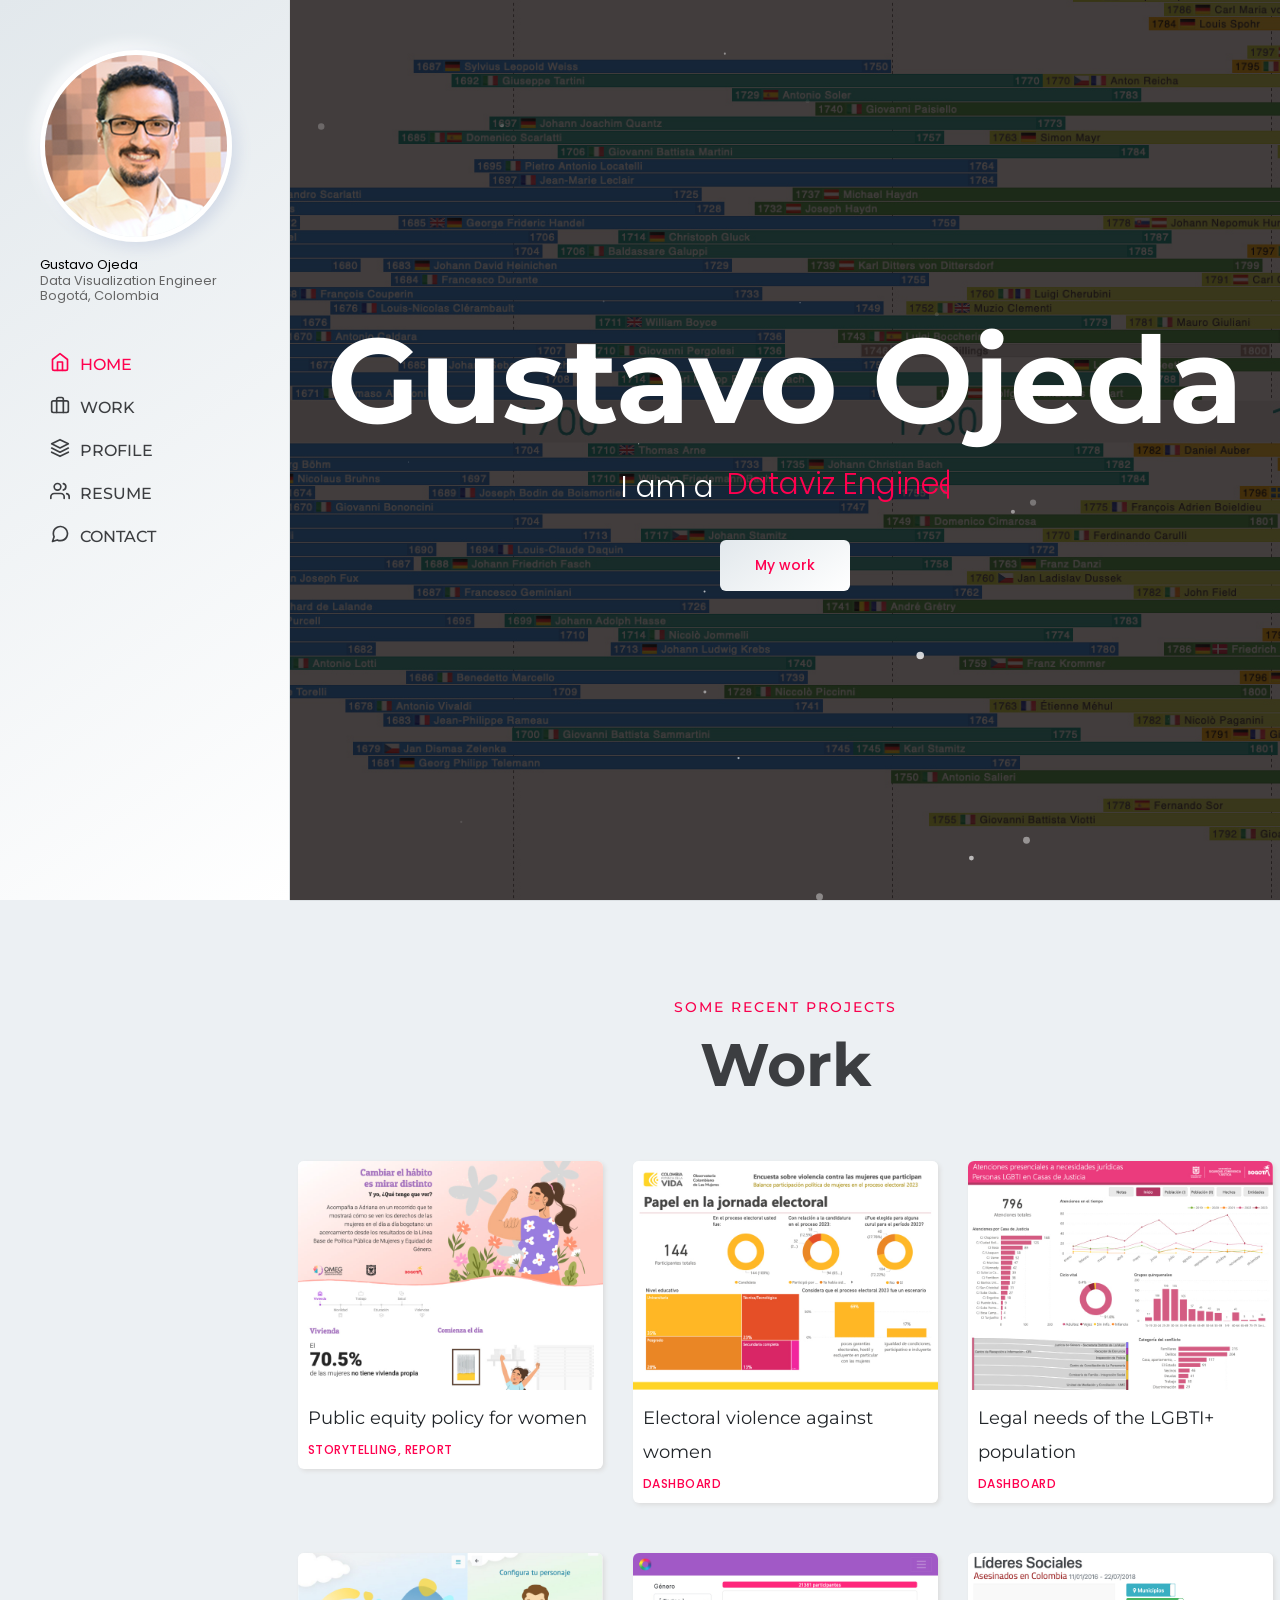
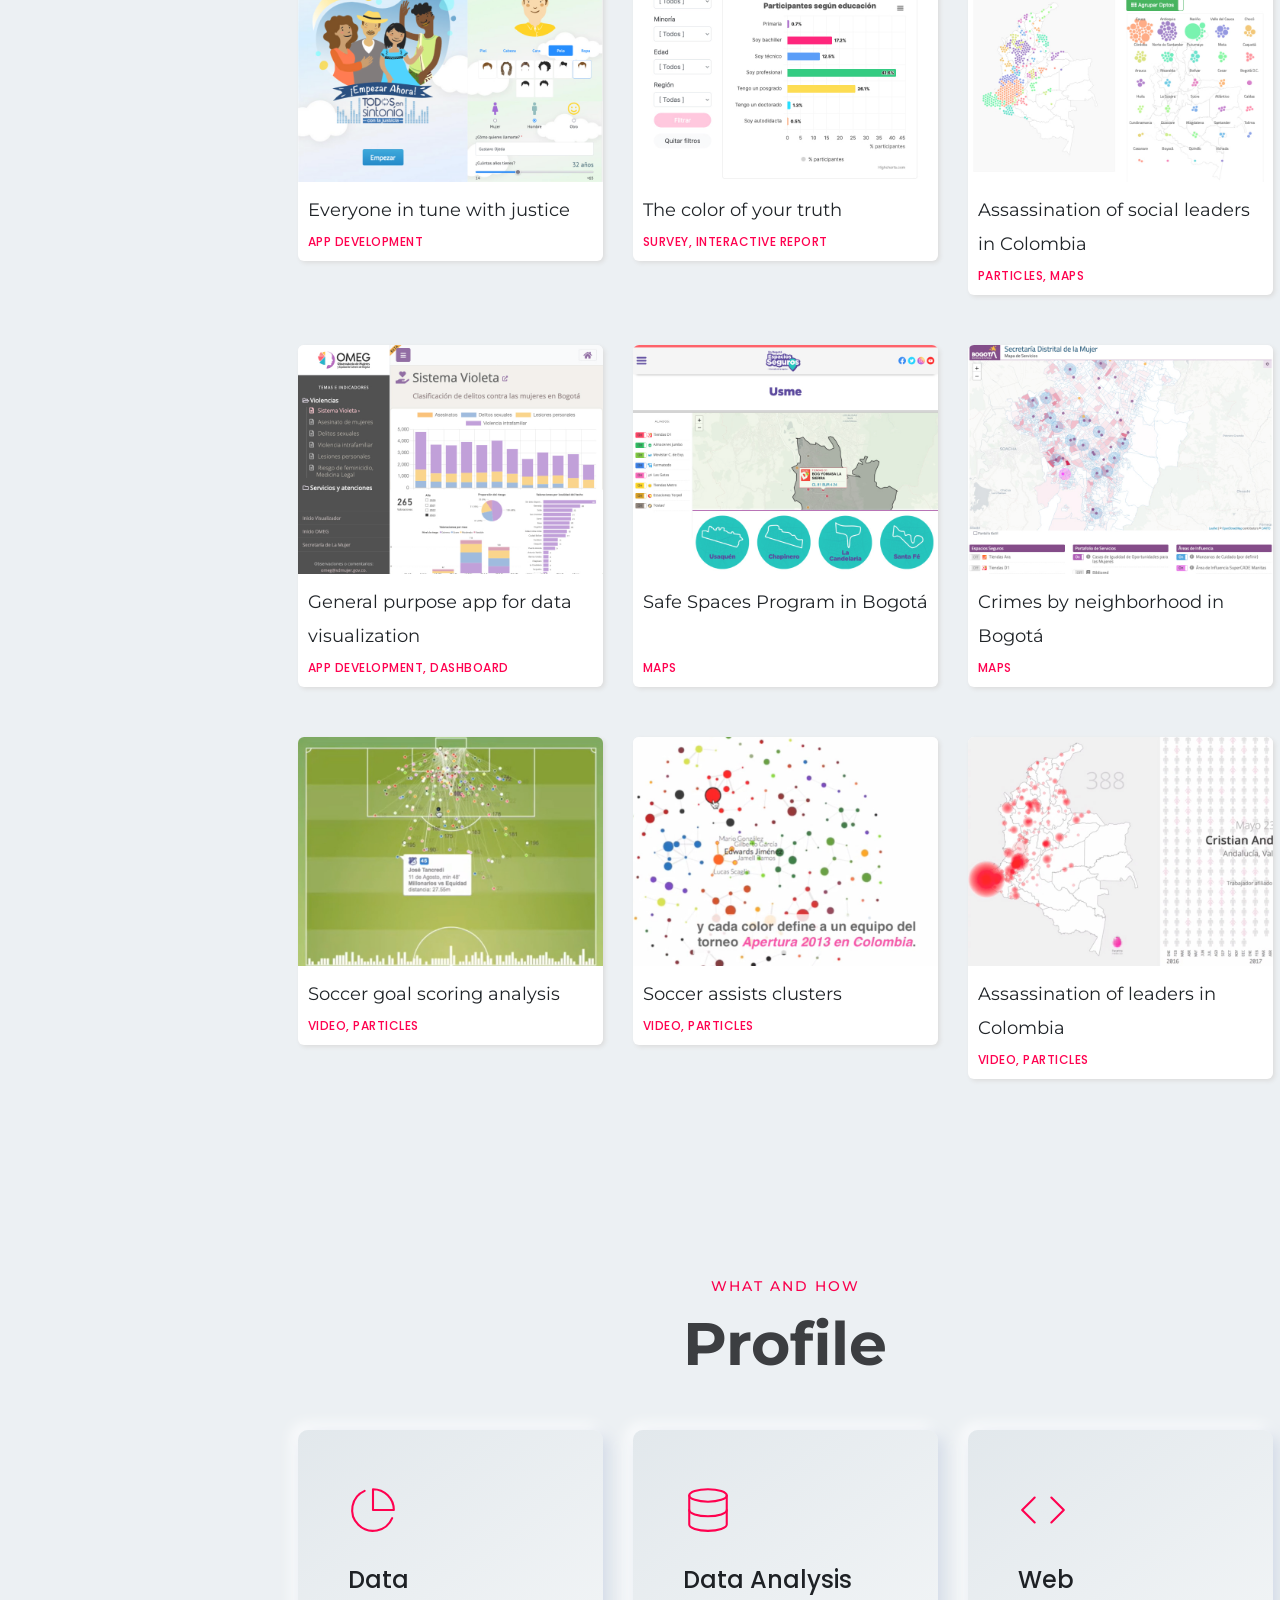
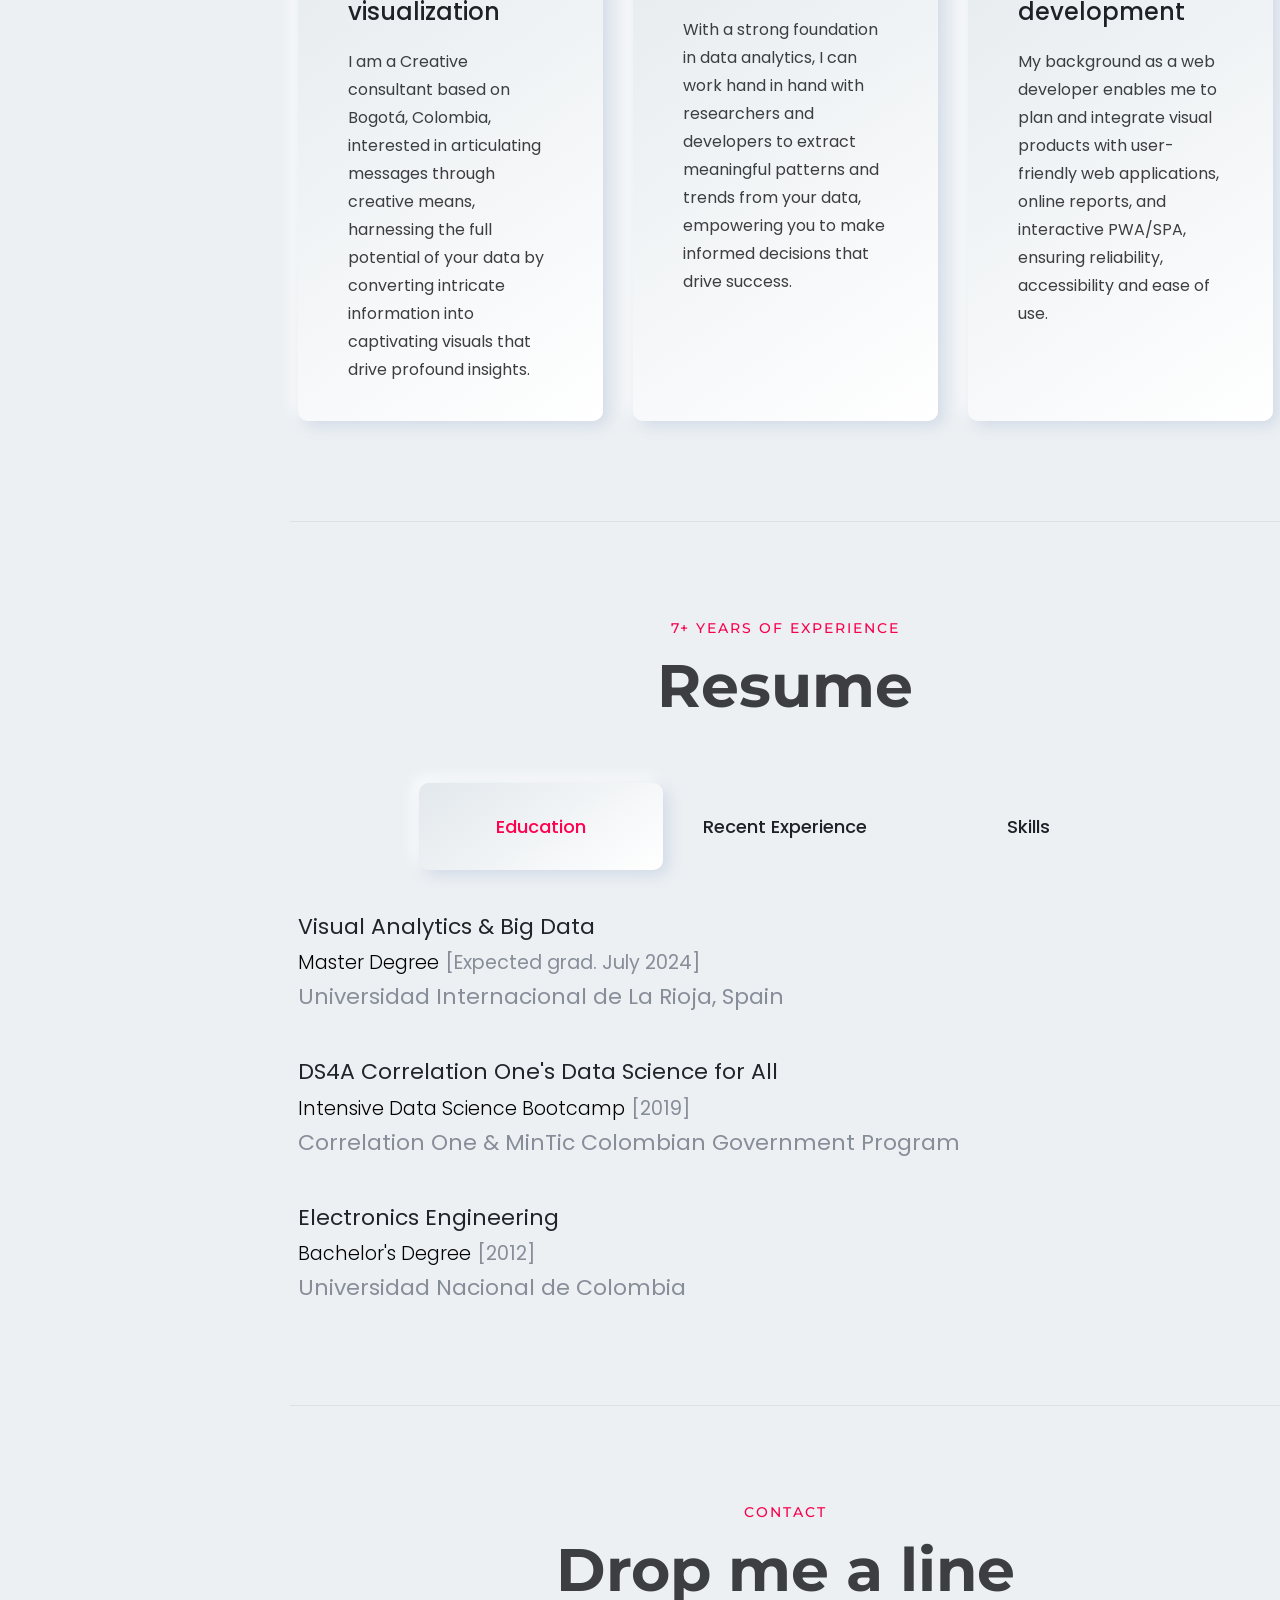
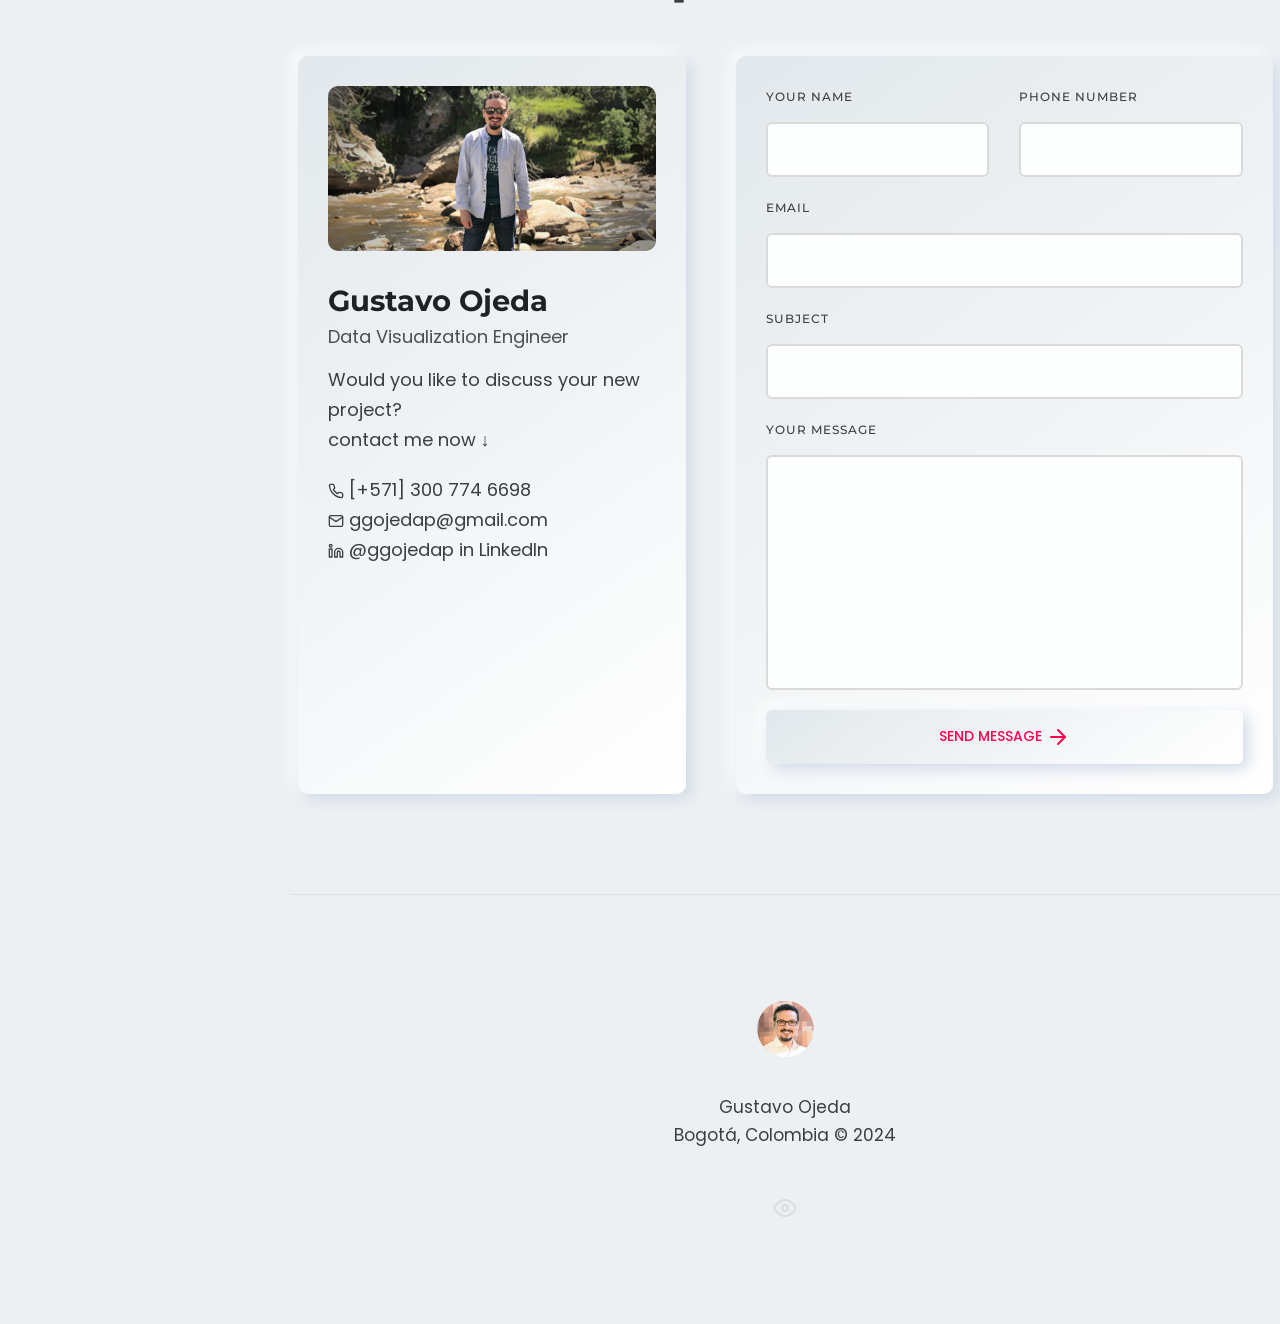
<file: index.html>
<!DOCTYPE html>
<html lang="en">

<head>
    <meta charset="utf-8">
    <meta http-equiv="x-ua-compatible" content="ie=edge">
    <title>Gustavo Ojeda :: Data Visualization Engineer Portfolio :: 2023</title>
    <meta name="robots" content="noindex, follow" />
    <meta name="description" content="">
    <meta name="viewport" content="width=device-width, initial-scale=1, shrink-to-fit=no">
    <!-- Favicon -->
    <link rel="icon" href="assets/images/favicon.png" type="image/png">
    <!-- CSS 
    ============================================ -->
    <link rel="stylesheet" href="assets/css/vendor/bootstrap.min.css">
    <link rel="stylesheet" href="assets/css/vendor/slick.css">
    <link rel="stylesheet" href="assets/css/vendor/slick-theme.css">
    <link rel="stylesheet" href="assets/css/vendor/aos.css">
    <link rel="stylesheet" href="assets/css/plugins/feature.css">
    <!-- Style css -->
    <link rel="stylesheet" href="assets/css/style.css">
    <style>
        .eye {
            color: #DDD;
            cursor: pointer;
        }
    </style>
</head>

<body class="white-version home-sticky spybody" data-spy="scroll" data-bs-target=".navbar-example2" data-offset="150">

    <!-- start Header area -->
    <div class="d-none d-xl-block">
        <header class="rn-header-area d-flex align-items-start flex-column left-header-style">
            <div class="logo-area">
                <a href="index.html">
                    <img src="assets/images/logo/logo-07.png" alt="personal-logo">
                </a>
            </div>
            <div class="mt-4">
                <p style="color: #666; line-height: 1.2; font-size: 1.3rem;">
                    <span style="color: black;">Gustavo Ojeda</span><br>
                    Data Visualization Engineer<br>
                    Bogotá, Colombia
                </p>
            </div>
            <nav id="sideNavs" class="mainmenu-nav navbar-example2 onepagenav">
                <ul class="primary-menu nav nav-pills">
                    <li class="nav-item current"><a class="nav-link smoth-animation-two" href="#home"><i
                                data-feather="home"></i> Home</a></li>
                    <li class="nav-item"><a class="nav-link smoth-animation-two" href="#portfolio"> <i
                                data-feather="briefcase"></i>Work</a></li>
                    <li class="nav-item"><a class="nav-link smoth-animation-two" href="#features"><i
                                data-feather="layers"></i>Profile</a></li>
                    <li class="nav-item"><a class="nav-link smoth-animation-two" href="#resume"><i
                                data-feather="users"></i>Resume</a></li>
                    <li class="nav-item"><a class="nav-link smoth-animation-two" href="#contacts"><i
                                data-feather="message-circle"></i>Contact</a></li>
                </ul>
            </nav>
        </header>
    </div>
    <!-- start Header area end -->

    <!-- Header Mobile Bar  -->
    <div class="header-style-2 d-block d-xl-none">
        <div class="row align-items-center">
            <div class="col-6">
                <div class="logo">
                    <a href="index.html">
                        <img src="assets/images/logo/logo.png" alt="Logo">
                    </a>
                </div>
            </div>
            <div class="col-6">
                <div class="header-right text-end">
                    <div class="hamberger-menu">
                        <i id="menuBtn" class="feather-menu humberger-menu"></i>
                    </div>
                </div>
            </div>
        </div>
    </div>
    <!-- Header Mobile Bar  -->

    <!-- Start Popup Mobile Menu  -->
    <div class="popup-mobile-menu">
        <div class="inner">
            <div class="menu-top">
                <div class="menu-header">
                    <a class="logo" href="index.html">
                        <img src="assets/images/logo/logos-circle.png" alt="Personal Portfolio">
                    </a>
                    <div class="close-button">
                        <button class="close-menu-activation close"><i data-feather="x"></i></button>
                    </div>
                </div>
                <p class="discription" style="line-height: 2rem;"><span class="text-dark fw-bold">Gustavo
                        Ojeda</span><br> Data Visualization Engineer</p>
            </div>
            <div class="content">
                <ul class="primary-menu nav nav-pills onepagenav">
                    <li class="nav-item current"><a class="nav-link smoth-animation-two" href="#home">Home</a></li>
                    <li class="nav-item"><a class="nav-link smoth-animation-two" href="#portfolio">Work</a></li>
                    <li class="nav-item"><a class="nav-link smoth-animation-two" href="#features">Profile</a></li>
                    <li class="nav-item"><a class="nav-link smoth-animation-two" href="#resume">Resume</a></li>
                    <li class="nav-item"><a class="nav-link smoth-animation-two" href="#contacts">Contact</a></li>
                </ul>
            </div>
        </div>
    </div>
    <!-- End Popup Mobile Menu  -->

    <main class="page-wrapper-two">

        <!-- start slider area -->
        <section id="home"
            class="slider-style-6 web-developer height--100 rn-section-gap align-items-center with-particles bg_image--11 bg_image"
            data-black-overlay="8">
            <div id="particles-js"></div>
            <div class="wrapper">
                <div class="container">
                    <div class="row">
                        <div class="banner-inner text-center">
                            <h1 class="fs--100">Gustavo Ojeda</h1>
                            <!-- type headline start-->
                            <span class="cd-headline clip is-full-width">
                                <span>I am a</span>
                                <!-- ROTATING TEXT -->
                                <span class="cd-words-wrapper">
                                    <b class="is-visible">Dataviz Engineer</b>
                                    <b class="is-hidden">Data Analyst</b>
                                    <b class="is-hidden">Dataviz Designer</b>
                                    <b class="is-hidden">Data artist</b>
                                </span>
                            </span>
                            <!-- type headline end -->
                            <div class="button-area">
                                <a class="rn-btn shadow-none smoth-animation-two" href="#portfolio"><span>My
                                        work</span></a>
                            </div>
                        </div>
                    </div>
                </div>
            </div>
        </section>
        <!-- start slider area End -->

        <!-- Start Portfolio Area -->
        <div class="rn-portfolio-area rn-section-gap section-separator" id="portfolio">
            <div class="container">
                <div class="row">
                    <div class="col-lg-12">
                        <div data-aos="fade-up" data-aos-duration="500" data-aos-delay="100" data-aos-once="true"
                            class="section-title text-center">
                            <span class="subtitle">some recent projects</span>
                            <h2 class="title">Work</h2>
                        </div>
                    </div>
                </div>

                <div class="row row--25 mt--10 mt_md--10 mt_sm--10" id="portfolio-container"></div>
            </div>
        </div>
        <!-- End portfolio Area -->

        <!-- Start Service Area -->
        <div class="rn-service-area rn-section-gap " id="features">
            <div class="container">
                <div class="row">
                    <div class="col-lg-12">
                        <div class="section-title text-center" data-aos="fade-up" data-aos-duration="500"
                            data-aos-delay="100" data-aos-once="true">
                            <span class="subtitle">What and how</span>
                            <h2 class="title">Profile</h2>
                        </div>
                    </div>
                </div>
                <div class="row row--25 mt_md--10 mt_sm--10">

                    <!-- Start Single Service -->
                    <div data-aos="fade-up" data-aos-duration="500" data-aos-delay="100" data-aos-once="true"
                        class="col-lg-6 col-xl-4 col-md-6 col-sm-12 col-12 mt--50 mt_md--30 mt_sm--30">
                        <div class="rn-service">
                            <div class="inner">
                                <div class="icon">
                                    <i data-feather="pie-chart"></i>
                                </div>
                                <div class="content">
                                    <h4 class="title">Data visualization</h4>
                                    <p class="description"> I am a Creative consultant based on Bogotá, Colombia,
                                        interested in articulating messages through creative means, harnessing the full
                                        potential of your data by converting intricate information into captivating
                                        visuals that drive profound insights.</p>
                                </div>
                            </div>
                        </div>
                    </div>
                    <!-- End SIngle Service -->
                    <!-- Start Single Service -->
                    <div data-aos="fade-up" data-aos-duration="500" data-aos-delay="300" data-aos-once="true"
                        class="col-lg-6 col-xl-4 col-md-6 col-sm-12 col-12 mt--50 mt_md--30 mt_sm--30">
                        <div class="rn-service">
                            <div class="inner">
                                <div class="icon">
                                    <i data-feather="database"></i>
                                </div>
                                <div class="content">
                                    <h4 class="title">Data Analysis</h4>
                                    <p class="description"> With a strong foundation in data analytics, I can work hand
                                        in hand with researchers and developers to extract meaningful patterns and
                                        trends from your data, empowering you to make informed decisions that drive
                                        success.</p>
                                </div>
                            </div>
                        </div>
                    </div>
                    <!-- End SIngle Service -->
                    <!-- Start Single Service -->
                    <div data-aos="fade-up" data-aos-duration="500" data-aos-delay="500" data-aos-once="true"
                        class="col-lg-6 col-xl-4 col-md-6 col-sm-12 col-12 mt--50 mt_md--30 mt_sm--30">
                        <div class="rn-service">
                            <div class="inner">
                                <div class="icon">
                                    <i data-feather="code"></i>
                                </div>
                                <div class="content">
                                    <h4 class="title">Web development</h4>
                                    <p class="description">My background as a web developer enables me to plan and
                                        integrate visual products with user-friendly web applications, online reports,
                                        and interactive PWA/SPA, ensuring reliability, accessibility and ease of use.
                                    </p>
                                </div>
                            </div>
                        </div>
                    </div>
                    <!-- End SIngle Service -->

                </div>
            </div>
        </div>
        <!-- End Service Area  -->

        <!-- Start Resume Area -->
        <div class="rn-resume-area rn-section-gap section-separator" id="resume">
            <div class="container">
                <div class="row">
                    <div class="col-lg-12">
                        <div class="section-title text-center">
                            <span class="subtitle">7+ Years of Experience</span>
                            <h2 class="title">Resume</h2>
                        </div>
                    </div>
                </div>
                <div class="row mt--45">
                    <div class="col-lg-12">
                        <ul class="rn-nav-list nav nav-tabs" id="myTabs" role="tablist"
                            style="background: transparent; box-shadow: none; justify-content: center;">
                            <li class="nav-item">
                                <a class="nav-link active" id="education-tab" data-bs-toggle="tab" href="#education"
                                    role="tab" aria-controls="education" aria-selected="true">Education</a>
                            </li>
                            <li class="nav-item">
                                <a class="nav-link" id="experience-tab" data-bs-toggle="tab" href="#experience"
                                    role="tab" aria-controls="experience" aria-selected="false">Recent Experience</a>
                            </li>
                            <li class="nav-item">
                                <a class="nav-link" id="professional-tab" data-bs-toggle="tab" href="#professional"
                                    role="tab" aria-controls="professional" aria-selected="false">Skills</a>
                            </li>
                        </ul>

                        <!-- Start Tab Content Wrapper  -->
                        <div class="rn-nav-content tab-content" id="myTabContents">
                            <!-- Start Single Tab  -->
                            <div class="tab-pane show active fade single-tab-area" id="education" role="tabpanel"
                                aria-labelledby="education-tab">
                                <div class="personal-experience-inner mt--40">
                                    <p>
                                        <span class="text-dark">Visual Analytics &amp; Big Data</span><br>
                                        <span class="fw-light small" style="color: black;">Master Degree</span> <span
                                            class="small">[Expected grad. July 2024]</span><br>
                                        Universidad Internacional de La Rioja, Spain
                                    </p>
                                    <p>
                                        <span class="text-dark">DS4A Correlation One's Data Science for All</span><br>
                                        <span class="fw-light small" style="color: black;">Intensive Data Science
                                            Bootcamp</span> <span class="small">[2019]</span><br>
                                        Correlation One &amp; MinTic Colombian Government Program
                                    </p>
                                    <p>
                                        <span class="text-dark">Electronics Engineering</span><br>
                                        <span class="fw-light small" style="color: black;">Bachelor's Degree</span>
                                        <span class="small">[2012]</span><br>
                                        Universidad Nacional de Colombia
                                    </p>
                                </div>
                            </div>
                            <!-- End Single Tab  -->

                            <!-- Start Single Tab  -->
                            <div class="tab-pane fade " id="professional" role="tabpanel"
                                aria-labelledby="professional-tab">
                                <div class="personal-experience-inner mt--40">
                                    <div class="row">
                                        <div class="col col-12 col-md-6 mb-4">
                                            <p>
                                                <span class="text-dark">Data Visualization</span><br>
                                                Proficiency in D3.js, ObservableHQ, Power BI, Pixi.js, leaflet.js and
                                                Adobe Suite. Knowledge of Jupyter ecosystem tools: MatPlotLib, Seaborn,
                                                Dash and Plotly.
                                            </p>
                                            <p>
                                                <span class="text-dark">Data Analysis</span><br>
                                                Jupyter ecosystem: Python, Pandas, Numpy, Scikit-Learn; SQL (with
                                                experience
                                                using MySQL and PostgreSQL).
                                            </p>
                                            <p>
                                                <span class="text-dark">Front End Development</span><br>
                                                Proficiency in JavaScript, HTML5, CSS, Vue.js, Jquery.
                                            </p>
                                        </div>
                                        <div class="col col-12 col-md-6 mb-4">
                                            <p>
                                                <span class="text-dark">Cloud Technologies</span><br>
                                                Basic knowledge of Azure Ecosystem: Azure virtual machines, Azure Data
                                                Factory,
                                                Azure Data Bricks, Azure Data Lake, Azure Synapse.
                                            </p>
                                            <p>
                                                <span class="text-dark">Languages</span><br>
                                                <em>Spanish</em>: Native.
                                                <em>English</em>: Reading comprehension C1, Writing B2, Listening
                                                comprehension
                                                B1,
                                                Spoken interaction B1, Spoken production B1
                                            </p>
                                        </div>
                                    </div>
                                </div>
                            </div>
                            <!-- End Single Tab  -->

                            <!-- Start Single Tab  -->
                            <div class="tab-pane fade" id="experience" role="tabpanel" aria-labelledby="experience-tab">
                                <div class="personal-experience-inner mt--40">
                                    <div class="row">
                                        <div class="col col-12 col-md-6 mb-4">
                                            <p>
                                                <span class="text-dark fw-light">Data Visualization Engineer</span><br>
                                                <span class="small" style="color: black;">Secretaría Distrital de La
                                                    Mujer</span>
                                                [2021-2023]<br>
                                                <span class="text-color-primary">Bogotá District Government</span><br>
                                                I implemented a strategy to publishing official indicators and
                                                figures, through the creation of a universal data visualization app,
                                                which
                                                translated into a reduction in formal requirements from citizens and a
                                                positive
                                                increase in visits on the official website of the Government authority.
                                            </p>
                                            <p>
                                                <span class="text-dark fw-light">Data Analyst</span><br>
                                                <span class="small" style="color: black;">Corporación Visionarios por
                                                    Colombia</span>
                                                [2019-2020]<br>
                                                <span class="text-color-primary">Non-profit Organization</span><br>
                                                Responsible for implementing different technological solutions for the
                                                capture,
                                                analysis and visualization of data for all projects managed by the
                                                Corporation.
                                                Thanks to the proposed and developed solutions, it was possible to have
                                                a
                                                broader scope of the organization's offer, incorporating a new standard
                                                for
                                                interactive reporting, implementing tools for offline digital surveys in
                                                remote
                                                regions of the country, among others.
                                            </p>
                                        </div>
                                        <div class="col col-12 col-md-6 mb-4">
                                            <p>
                                                <span class="text-dark fw-light">Digital Government Leader</span><br>
                                                <span class="small" style="color: black;">Superintendencia de Industria
                                                    y Comercio</span>
                                                [2020-2021]<br>
                                                <span class="text-color-primary">Colombian Government</span><br>
                                                Led my team to achieve the strategic objectives established within the
                                                public policy, improving the Official Web Portals of this national
                                                authority, meeting the goals of <em>Accessibility,
                                                    Transparency, Security and Open Data</em>. This
                                                allowed
                                                the
                                                Superintendence to continue providing services to citizens through
                                                digital
                                                channels, with the aim of facing the COVID-19 contingency.
                                            </p>
                                            <p>
                                                <span class="text-dark fw-light">Front-end Developer</span><br>
                                                <span class="small" style="color: black;">Pacarina Media Lab SAS</span>
                                                [2014-2019]<br>
                                                <span class="text-color-primary">Web Development Studio</span><br>
                                                I actively engaged as a developer in numerous
                                                projects,
                                                delivering highly successful outcomes. One noteworthy achievement stands
                                                out:
                                                leading the development of an LMS platform for <em>digital
                                                    citizenship</em>
                                                training, a government initiative managed by the IT Ministry.
                                                Thousands of
                                                low-income people obtained certification in essential computer skills
                                                through this impactful program.
                                            </p>
                                        </div>
                                    </div>
                                </div>
                            </div>
                            <!-- End Single Tab  -->

                        </div>
                    </div>
                </div>
            </div>
        </div>
        <!-- End Resume Area -->
        <!-- Start Contact section -->
        <div class="rn-contact-area rn-section-gap section-separator" id="contacts">
            <div class="container">
                <div class="row">
                    <div class="col-lg-12">
                        <div class="section-title text-center">
                            <span class="subtitle">Contact</span>
                            <h2 class="title">Drop me a line</h2>
                        </div>
                    </div>
                </div>

                <div class="row mt--50 mt_md--40 mt_sm--40 mt-contact-sm">
                    <div class="col-lg-5">
                        <div class="contact-about-area">
                            <div class="thumbnail">
                                <img src="assets/images/contact/ggojedap-2019.jpg" alt="contact-img">
                            </div>
                            <div class="title-area">
                                <h4 class="title mb-0">Gustavo Ojeda</h4>
                                <span>Data Visualization Engineer</span>
                            </div>
                            <div class="description">
                                <p>Would you like to discuss your new project? <br>
                                    contact me now ↓
                                </p>
                                <p>
                                    <span class="phone"><i data-feather="phone" width="16"></i> <a
                                            href="tel:5713007746698">[+571] 300 774 6698</a></span>
                                    <span class="mail"><i data-feather="mail" width="16"></i> <a
                                            href="mailto:ggojedap@gmail.com">ggojedap@gmail.com</a></span>
                                    <span><a href="https://www.linkedin.com/in/ggojedap/"><i data-feather="linkedin"
                                                width="16"></i> @ggojedap in LinkedIn</a></span>
                                </p>
                            </div>
                        </div>
                    </div>
                    <div data-aos-delay="600" class="col-lg-7 contact-input">
                        <div class="contact-form-wrapper">
                            <div class="introduce">

                                <form class="rnt-contact-form rwt-dynamic-form row" id="contact-form" method="POST"
                                    action="mail.php">

                                    <div class="col-lg-6">
                                        <div class="form-group">
                                            <label for="contact-name">Your Name</label>
                                            <input class="form-control form-control-lg" name="contact-name"
                                                id="contact-name" type="text">
                                        </div>
                                    </div>

                                    <div class="col-lg-6">
                                        <div class="form-group">
                                            <label for="contact-phone">Phone Number</label>
                                            <input class="form-control" name="contact-phone" id="contact-phone"
                                                type="text">
                                        </div>
                                    </div>

                                    <div class="col-lg-12">
                                        <div class="form-group">
                                            <label for="contact-email">Email</label>
                                            <input class="form-control form-control-sm" id="contact-email"
                                                name="contact-email" type="email">
                                        </div>
                                    </div>

                                    <div class="col-lg-12">
                                        <div class="form-group">
                                            <label for="subject">subject</label>
                                            <input class="form-control form-control-sm" id="subject" name="subject"
                                                type="text">
                                        </div>
                                    </div>

                                    <div class="col-lg-12">
                                        <div class="form-group">
                                            <label for="contact-message">Your Message</label>
                                            <textarea name="contact-message" id="contact-message" cols="30"
                                                rows="10"></textarea>
                                        </div>
                                    </div>

                                    <div class="col-lg-12">
                                        <button name="submit" type="submit" id="submit" class="rn-btn">
                                            <span>SEND MESSAGE</span>
                                            <i data-feather="arrow-right"></i>
                                        </button>
                                    </div>
                                </form>
                            </div>
                        </div>
                    </div>
                </div>
            </div>
        </div>
        <!-- End Contact section -->

        <!-- Start Footer Area -->
        <div class="rn-footer-area rn-section-gap section-separator">
            <div class="container">
                <div class="row">
                    <div class="col-lg-12">
                        <div class="footer-area text-center">
                            <div class="logo">
                                <a href="index.html">
                                    <img src="assets/images/logo/logos-circle.png" alt="logo">
                                </a>
                            </div>
                            <p class="description mt--30">Gustavo Ojeda<br>Bogotá, Colombia © 2024</p>
                            <p>
                                <i class="eye" id="eye-on" data-feather="eye"></i>
                                <i class="eye" id="eye-off" data-feather="eye-off"></i>
                            </p>
                        </div>
                    </div>
                </div>
            </div>
        </div>
        <!-- End Footer Area -->
        <!-- Modal Portfolio Body area Start -->
        <div class="modal fade" id="exampleModalCenter" tabindex="-1" role="dialog" aria-hidden="true">
            <div class="modal-dialog modal-dialog-centered" role="document">
                <div class="modal-content">
                    <div class="modal-header">
                        <button type="button" class="close" data-bs-dismiss="modal" aria-label="Close">
                            <span aria-hidden="true"><i data-feather="x"></i></span>
                        </button>
                    </div>
                    <div class="modal-body">
                        <div class="row align-items-center">

                            <div class="col-lg-6">
                                <div class="portfolio-popup-thumbnail">
                                    <div class="image">
                                        <img class="w-100" src="assets/images/portfolio/portfolio-04.jpg" alt="slide"
                                            id="pm-image">
                                    </div>
                                </div>
                            </div>

                            <div class="col-lg-6">
                                <div class="text-content">
                                    <h3 id="pm-title">
                                        <span>Category</span> Title.
                                    </h3>
                                    <p id="pm-description">Lorem ipsum dolor sit amet consectetur adipisicing elit.
                                        Cupiditate distinctio assumenda explicabo veniam temporibus eligendi.</p>
                                    <div class="button-group mt--20">
                                        <a href="#" class="rn-btn" id="pm-url" target="_blank">
                                            <span>VIEW PROJECT</span>
                                            <i data-feather="chevron-right"></i>
                                        </a>
                                    </div>

                                </div>
                                <!-- End of .text-content -->
                            </div>
                        </div>
                        <!-- End of .row Body-->
                    </div>
                </div>
            </div>
        </div>
        <!-- End Modal Portfolio area -->

        <!-- Back to  top Start -->
        <div class="backto-top">
            <div>
                <i data-feather="arrow-up"></i>
            </div>
        </div>
        <!-- Back to top end -->
    </main>

    <!-- JS ============================================ -->
    <script src="assets/js/vendor/jquery.js"></script>
    <script src="assets/js/vendor/modernizer.min.js"></script>
    <script src="assets/js/vendor/feather.min.js"></script>
    <script src="assets/js/vendor/slick.min.js"></script>
    <script src="assets/js/vendor/bootstrap.js"></script>
    <script src="assets/js/vendor/text-type.js"></script>
    <script src="assets/js/vendor/wow.js"></script>
    <script src="assets/js/vendor/aos.js"></script>
    <script src="assets/js/vendor/particles.js"></script>
    <script src="assets/js/vendor/jquery-one-page-nav.js"></script>
    <!-- main JS -->
    <script src="assets/js/main.js"></script>

    <script>
        let show_specials = false;
        particlesJS('particles-js',

            {
                "particles": {
                    "number": {
                        "value": 20,
                        "density": {
                            "enable": true,
                            "value_area": 800
                        }
                    },
                    "color": {
                        "value": ["#ffffff",]
                    },
                    "shape": {
                        "type": "circle",
                        "stroke": {
                            "width": 0,
                            "color": "#000000"
                        },
                        "polygon": {
                            "nb_sides": 4
                        },
                        "image": {
                            "src": "img/github.svg",
                            "width": 100,
                            "height": 100
                        }
                    },
                    "opacity": {
                        "value": 0.8,
                        "random": true,
                        "anim": {
                            "enable": false,
                            "speed": 1,
                            "opacity_min": 0.1,
                            "sync": false
                        }
                    },
                    "size": {
                        "value": 4,
                        "random": true,
                        "anim": {
                            "enable": false,
                            "speed": 40,
                            "size_min": 0.1,
                            "sync": false
                        }
                    },
                    "line_linked": {
                        "enable": false,
                        "distance": 150,
                        "color": "#ffffff",
                        "opacity": 0.4,
                        "width": 1
                    },
                    "move": {
                        "enable": true,
                        "speed": 6,
                        "direction": "none",
                        "random": false,
                        "straight": false,
                        "out_mode": "out",
                        "attract": {
                            "enable": false,
                            "rotateX": 600,
                            "rotateY": 1200
                        }
                    }
                },
                "interactivity": {
                    "detect_on": "canvas",
                    "events": {
                        "onhover": {
                            "enable": true,
                            "mode": "repulse"
                        },
                        "onclick": {
                            "enable": true,
                            "mode": "push"
                        },
                        "resize": true
                    },
                    "modes": {
                        "grab": {
                            "distance": 400,
                            "line_linked": {
                                "opacity": 1
                            }
                        },
                        "bubble": {
                            "distance": 800,
                            "size": 40,
                            "duration": 2,
                            "opacity": 8,
                            "speed": 3
                        },
                        "repulse": {
                            "distance": 200
                        },
                        "push": {
                            "particles_nb": 4
                        },
                        "remove": {
                            "particles_nb": 2
                        }
                    }
                },
                "retina_detect": true,
                "config_demo": {
                    "hide_card": false,
                    "background_color": "#b61924",
                    "background_image": "",
                    "background_position": "50% 50%",
                    "background_repeat": "no-repeat",
                    "background_size": "cover"
                }
            }

        );

        let portfolio_data = [
            {
                nombre: "Public equity policy for women",
                url: "https://pacarina.net/demos/baseline/",
                description: "This project shows some results from the baseline for the implementation of Public Policy on women and gender equality in Bogotá, Colombia. This survey was managed by the Women and Gender Equality Observatory, OMEG, attached to the Knowledge Management Department, as part of the Secretariat of Women Affairs in Bogotá, between June and October 2021.",
                category: "Storytelling, Report",
                img: "assets/images/portfolio/gifs/thumb-baseline.jpg",
                hidden: false
            },
            {
                nombre: "Electoral violence against women",
                url: "https://app.powerbi.com/view?r=eyJrIjoiYmI2NTQyMmYtYjZlNy00NDVjLWI2ZTItOTU5ZjI4YzkwNzYyIiwidCI6IjU3N2ZjMWQ4LTA5MjItNDU4ZS04N2JmLWVjNGY0NTVlYjYwMCIsImMiOjR9",
                description: "This dashboard presents data from a survey answered by women who participated in the most recent electoral process in Colombia, investigating the behaviors of violence against women with a vocation for leadership, which are exercised under circumstances motivated by gender aspects, with the aim of discouraging their political participation in their own territories.",
                category: "Dashboard",
                img: "assets/images/portfolio/gifs/thumb-violencia-electoral.jpg",
                hidden: false
            },
            {
                nombre: "Legal needs of the LGBTI+ population",
                url: "https://app.powerbi.com/view?r=eyJrIjoiZGE0MTMxNGEtYzZmMy00Mjk0LWI5ZDgtMzA1NDAwMTc5NzM3IiwidCI6IjYyMDE0MDE2LTlkYjQtNDRjMi1iZjMzLWU0MzY2YjgyZmRhYSIsImMiOjR9",
                description: "This dashboard presents data on in-person assistance to the legal needs of people who identify with diverse sexual identities or orientations at the time of registration at the Houses of Justice in Bogotá. This represents the institutional effort to accurately capture information on the differential approach in the provision of services offered by the city government.",
                category: "Dashboard",
                img: "assets/images/portfolio/gifs/thumb-lgbti.jpg",
                hidden: false
            },
            {
                nombre: "Monitoring of homicides in Bogotá",
                url: "https://app.powerbi.com/view?r=eyJrIjoiN2JkNmViOWEtYWMxMy00NzM2LWIyMDItNzA1NDAwODYwNWNiIiwidCI6IjYyMDE0MDE2LTlkYjQtNDRjMi1iZjMzLWU0MzY2YjgyZmRhYSIsImMiOjR9",
                description: "This dashboard shows the data curated in detail within the Bogotá Security Secretariat, in order to monitor the homicides that occurred in the study period, emphasizing the causes and circumstances surrounding each case.",
                category: "Dashboard",
                img: "assets/images/portfolio/gifs/thumb-homicidios.jpg",
                hidden: true
            },
            {
                nombre: "Everyone in tune with justice",
                url: "https://www.todosensintonia.com/",
                description: "This is an application funded by USAID, aimed at creating a pedagogical impact on selected populations, to enhance understanding of access and administration of justice. It allowed capturing data as users interacted with conflict stories from daily life. Additionally, an interactive report was developed to showcase the project's overall results.",
                category: "App development",
                img: "assets/images/portfolio/gifs/thumb-sintonia.jpg",
                hidden: false
            },
            {
                nombre: "The color of your truth",
                url: "https://www.pacarina.net/projects/generacionv/",
                description: "This is an interactive report showcasing the results of a virtual survey (non-representative) with the participation of over 20,000 individuals. It was commissioned by the Truth Commission in the context of the search for peace in Colombia. The report enables users to access the survey questions and filter the results based on demographic characteristics of the participating population.",
                category: "Survey, Interactive report",
                img: "assets/images/portfolio/gifs/thumb-color-verdad.jpg",
                hidden: false
            },
            {
                nombre: "Assassination of social leaders in Colombia",
                url: "https://pacarina.net/projects/leaders-3.0/",
                description: "This is an interactive map, embedded within another project, depicting the issue of social leaders' murders in Colombia (environment, minorities, etc.). Each crime is represented as a particle on the map of Colombia, which can also be clustered based on locality, severity of the problem by region, and department name. Clicking on a particle allows viewing the specific data of that individual.",
                category: "Particles, Maps",
                img: "assets/images/portfolio/gifs/thumb-leaders.jpg",
                hidden: false
            },
            {
                nombre: "General purpose app for data visualization",
                url: "https://omeg.sdmujer.gov.co/",
                description: "This application allows loading independently developed visualization dashboards within the OMEG (Observatory of Women and Gender Equity). Its development has streamlined the publication timelines of the displayed indicators. Additionally, it is technology-agnostic for dashboard construction, supporting tools such as Power BI and Tableau, and features a native utility for responsive dashboards, based on D3.js.",
                category: "App development, Dashboard",
                img: "assets/images/portfolio/gifs/thumb-omeg.jpg",
                hidden: false
            },
            {
                nombre: "Storytelling performance optimization on electoral results",
                url: "https://www.pacarina.net/demos/elecciones-3/",
                description: "This is an optimization exercise of an existing project developed by Professor John Guerra, showcasing the results of the 2018 presidential elections in Colombia. The focus lies in simplifying the source code and optimizing data loading times and overall performance of animations. It utilizes a force simulation provided by D3.js, with data sourced from the official electoral body in Colombia.",
                category: "Storytelling, App optimization, Particles",
                img: "assets/images/portfolio/gifs/thumb-elecciones.jpg",
                hidden: true
            },
            {
                nombre: "Safe Spaces Program in Bogotá",
                url: "https://espaciosseguros.sdmujer.gov.co/",
                description: "This is a collection of maps developed for the Secretariat of Women Affairs in Bogotá, which conducted a campaign to counter gender-based violence in the city. It features maps organized by districts, displaying 'Safe Spaces', which are commercial establishments that have entered into an agreement to assist victims in feeling safe while receiving information about accessing psychological and legal support.",
                category: "Maps",
                img: "assets/images/portfolio/gifs/thumb-espacios-seguros.jpg",
                hidden: false
            },
            {
                nombre: "Crimes by neighborhood in Bogotá",
                url: "https://www.pacarina.net/demos/mapasdmujer/",
                description: "This map showcases a proof of concept of how safe space data in Bogotá could be visualized, along with the administrative division of the city (by districts and neighborhoods). It also features a layer selector, allowing users to choose the information they want to access, including the incidence of sexual crimes and domestic violence.",
                category: "Maps",
                img: "assets/images/portfolio/gifs/thumb-mapa-delitos.jpg",
                hidden: false
            },
            {
                nombre: "Classical Composers Timeline",
                url: "https://www.pacarina.net/demos/timeline/",
                description: "This visualization is a timeline aiming to showcase the chronology of the most renowned classical music composers in history. Each horizontal bar represents a composer, including key dates, nationality, and full name. Additionally, it features a navigation tool allowing users to filter composers based on their musical style. Furthermore, it is possible to reduce the amount of visible data at any given moment.",
                category: "Particles, timeline",
                img: "assets/images/portfolio/gifs/thumb-composers-timeline.jpg",
                hidden: true
            },
            {
                nombre: "Soccer goal scoring analysis",
                url: "https://www.youtube.com/watch?v=w13_zJ9hkKw",
                description: "This video showcases the animation developed within 'MetroFútbol', a statistical data management tool for the professional soccer league in Colombia. In this particular capture, it displays the locations of the players who scored goals and the timing of each goal during the match. The original tool included a range of filters to select the tournament year and adjust the animation speed.",
                category: "Video, particles",
                img: "assets/images/portfolio/gifs/thumb-soccer-goals.jpg",
                hidden: false
            },
            {
                nombre: "Soccer assists clusters",
                url: "https://www.youtube.com/watch?v=4mzSCxcQ9dY",
                description: "This video displays the main player's clusters within the field, determined by their passes, assists, and goals. The size of each particle indicates the significance or frequency of that particular player, while the color represents the team they played for. This solution was implemented using a force simulation based on D3.js.",
                category: "Video, particles",
                img: "assets/images/portfolio/gifs/thumb-soccer-networks.jpg",
                hidden: false
            },
            {
                nombre: "Assassination of leaders in Colombia",
                url: "https://www.youtube.com/watch?v=FsR_IVHTt3g",
                description: "This video is an attempt to illustrate the dramatic gravity of social leaders' murders in Colombia. A succession of crimes, whose impact on communities is depicted by the accumulative size of the particles, fills the screen as each victim is represented. This visual chronology was presented to be shown during the launch of a human rights panel discussion held in Bogotá in July 2019.",
                category: "Video, particles",
                img: "assets/images/portfolio/gifs/thumb-leaders-video.jpg",
                hidden: false
            }
        ];

        function updateModalContent(id) {
            $("#pm-title").html(`<span>${portfolio_data[id].category}</span> ${portfolio_data[id].nombre}`);
            $("#pm-url").attr("href", portfolio_data[id].url);
            $("#pm-image").attr("src", portfolio_data[id].img);
            $("#pm-description").html(portfolio_data[id].description);
        }

        $(document).ready(function () {
            portfolio_data.forEach((e, i) => {
                $("#portfolio-container").append(`<div data-aos="fade-up" data-aos-delay="300" data-aos-once="true"
                        class="col-lg-6 col-xl-4 col-md-6 col-12 mt--50 mt_md--30 mt_sm--30 ${e.hidden ? 'hidden' : 'visible'}">
                        <div class="card new-portfolio-card border-0">
                            <img src="${e.img}" class="card-img-top"
                                alt="${e.nombre}" onclick="updateModalContent(${i});" data-bs-toggle="modal" data-bs-target="#exampleModalCenter">
                            <div class="card-body">
                                <h5 class="card-title title fs-3 fw-normal">${e.nombre} <i class="feather-arrow-up-right"></i></h5>
                                <p class="card-text">${e.category}</p>
                            </div>
                        </div>
                    </div>`);
            });

            $("#eye-on").click(function (e) {
                show_specials = true;
                updateEyes();
            });
            $("#eye-off").click(function (e) {
                show_specials = false;
                updateEyes();
            });

            function updateEyes() {
                if (show_specials) {
                    $("#portfolio-container > .col-12.hidden").css("display", "block");
                    $("#eye-off").css("display", "inline-block");
                    $("#eye-on").css("display", "none");
                } else {
                    $("#portfolio-container > .col-12.hidden").css("display", "none");
                    $("#eye-off").css("display", "none");
                    $("#eye-on").css("display", "inline-block");
                }
            }

            updateEyes();
        });
    </script>
</body>

</html>
</file>
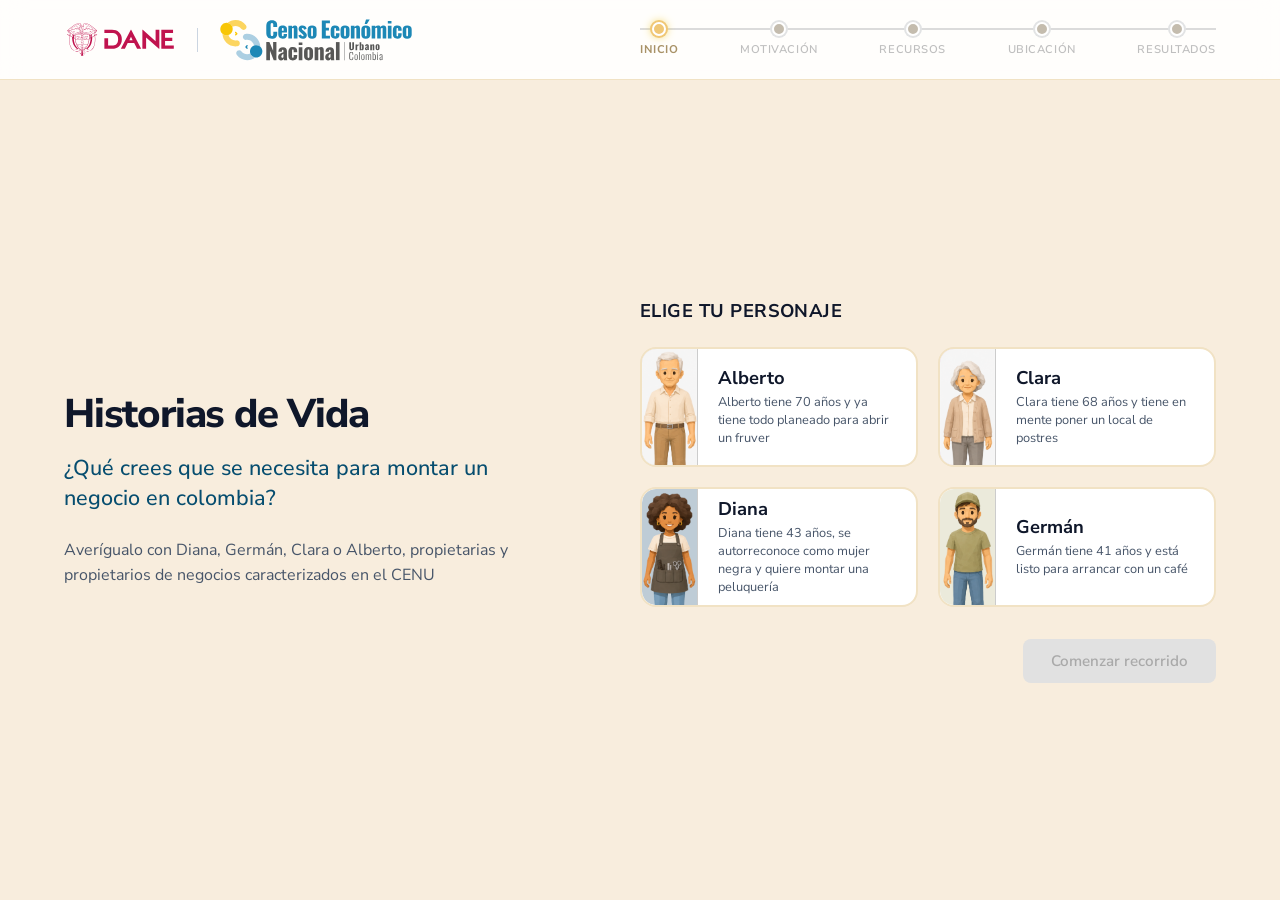
<file: hdv-game/index.html>
<!doctype html>
<html lang="es">
  <head>
    <meta charset="UTF-8" />
    <link rel="icon" type="image/svg+xml" href="./favicon.svg" />
    <meta name="viewport" content="width=device-width, initial-scale=1.0" />
    <title>Historias de Vida - DANE</title>
    <script type="module" crossorigin src="./assets/index-BYNghqq5.js"></script>
    <link rel="modulepreload" crossorigin href="./assets/Geometry-BT4_Anyd.js">
    <link rel="modulepreload" crossorigin href="./assets/Filter-De0MnOgg.js">
    <link rel="modulepreload" crossorigin href="./assets/canvasUtils-hY55CfUt.js">
    <link rel="modulepreload" crossorigin href="./assets/Cache-DuLSTiLe.js">
    <link rel="modulepreload" crossorigin href="./assets/init-D1hrEsfH.js">
    <link rel="modulepreload" crossorigin href="./assets/GCManagedHash-hVfJ1r2p.js">
    <link rel="modulepreload" crossorigin href="./assets/RenderTargetSystem-0-wwTyfn.js">
    <link rel="modulepreload" crossorigin href="./assets/getTextureBatchBindGroup-BbL4Bqcj.js">
    <link rel="modulepreload" crossorigin href="./assets/GraphicsContext-C-6QM2-G.js">
    <link rel="modulepreload" crossorigin href="./assets/CanvasPool-5ZBneYhJ.js">
    <link rel="stylesheet" crossorigin href="./assets/index-BBoLiaLG.css">
  </head>
  <body>
    <!-- Indicador de avance sticky / fijo en la parte superior -->
    <header class="progress-header">
      <div class="progress-logo-container">
        <img src="./assets/logo_dane-j9q-b0-3.svg" alt="DANE" class="header-logo logo-dane" />
        <span class="logo-separator"></span>
        <img src="./assets/logo_censo-xvmHsZx9.svg" alt="Censo Económico" class="header-logo logo-censo" />
      </div>
      <div class="progress-bar-container">
        <div class="progress-nodes">
          <div class="progress-node active" data-index="0" id="node-0">
            <span class="node-dot"></span>
            <span class="node-label">Inicio</span>
          </div>
          <div class="progress-node" data-index="1" id="node-1">
            <span class="node-dot"></span>
            <span class="node-label">Motivación</span>
          </div>
          <div class="progress-node" data-index="2" id="node-2">
            <span class="node-dot"></span>
            <span class="node-label">Recursos</span>
          </div>
          <div class="progress-node" data-index="3" id="node-3">
            <span class="node-dot"></span>
            <span class="node-label">Ubicación</span>
          </div>
          <div class="progress-node" data-index="4" id="node-4">
            <span class="node-dot"></span>
            <span class="node-label">Resultados</span>
          </div>
        </div>
        <div class="progress-line-bg">
          <div class="progress-line-fill" id="progress-line"></div>
        </div>
      </div>
    </header>

    <!-- Contenedor principal con scroll horizontal -->
    <main id="slides-container" class="locked">
      
      <!-- SECCIÓN 1: INTRODUCCIÓN -->
      <section id="slide-intro" class="slide active-slide">
        <div class="slide-content">
          <div class="slide-left">
            <h1 class="slide-title" id="project-title">Historias de Vida</h1>
            <p class="slide-tagline" id="project-tagline">Cargando...</p>
            <div class="slide-description" id="project-instructions">
              Cargando instrucciones...
            </div>
          </div>
          <div class="slide-right">
            <h2 class="section-subtitle">Elige tu personaje</h2>
            <div class="character-selector" id="characters-list">
              <!-- Cargado dinámicamente desde data.json -->
            </div>
            <div class="action-footer">
              <button id="btn-start" class="btn btn-primary" disabled>Comenzar recorrido</button>
            </div>
          </div>
        </div>
      </section>

      <!-- SECCIÓN 2: PREGUNTA 1 (MOTIVACIÓN) -->
      <section id="slide-q1" class="slide">
        <div class="slide-content">
          <div class="slide-left">
            <div class="character-walkway-container" id="walkway-q1">
              <!-- Pixi Canvas o DIV provisional del personaje caminará aquí -->
              <div class="provisional-character-div" id="char-marker-q1"></div>
            </div>
            <span class="section-badge">Paso 1 de 3</span>
            <h1 class="slide-title" id="q1-title">Motivación</h1>
            <p class="slide-question" id="q1-question">Cargando pregunta...</p>
          </div>
          <div class="slide-right">
            <div class="options-container" id="q1-options">
              <!-- Cargado dinámicamente -->
            </div>
            <div class="action-footer">
              <button id="btn-next-q1" class="btn btn-primary" disabled>Continuar</button>
            </div>
          </div>
        </div>
      </section>

      <!-- SECCIÓN 3: PREGUNTA 2 (FONDOS) -->
      <section id="slide-q2" class="slide">
        <div class="slide-content">
          <div class="slide-left">
            <div class="character-walkway-container" id="walkway-q2">
              <div class="provisional-character-div" id="char-marker-q2"></div>
            </div>
            <span class="section-badge">Paso 2 de 3</span>
            <h1 class="slide-title" id="q2-title">Recursos</h1>
            <p class="slide-question" id="q2-question">Cargando pregunta...</p>
          </div>
          <div class="slide-right">
            <div class="options-container" id="q2-options">
              <!-- Cargado dinámicamente -->
            </div>
            <div class="action-footer">
              <button id="btn-next-q2" class="btn btn-primary" disabled>Continuar</button>
            </div>
          </div>
        </div>
      </section>

      <!-- SECCIÓN 4: PREGUNTA 3 (UBICACIÓN) -->
      <section id="slide-q3" class="slide">
        <div class="slide-content">
          <div class="slide-left">
            <div class="character-walkway-container" id="walkway-q3">
              <div class="provisional-character-div" id="char-marker-q3"></div>
            </div>
            <span class="section-badge">Paso 3 de 3</span>
            <h1 class="slide-title" id="q3-title">Ubicación</h1>
            <p class="slide-question" id="q3-question">Cargando pregunta...</p>
          </div>
          <div class="slide-right">
            <div class="options-container" id="q3-options">
              <!-- Cargado dinámicamente -->
            </div>
            <div class="action-footer">
              <button id="btn-next-q3" class="btn btn-primary" disabled>Continuar</button>
            </div>
          </div>
        </div>
      </section>

      <!-- SECCIÓN 5: RESULTADOS Y CONCLUSIÓN -->
      <section id="slide-results" class="slide">
        <div class="slide-content">
          <div class="slide-left">
            <span class="section-badge">Resumen</span>
            <div class="score-bar-container" id="score-bar-container">
              <span class="score-bar-label" id="score-bar-label">Tu puntaje:</span>
              <svg id="score-bar" viewBox="0 0 320 32"></svg>
              <span class="score-bar-value" id="score-bar-value">0/100</span>
            </div>
            <h1 class="slide-title" id="results-title">Mapa de tus decisiones</h1>
            <div class="flowchart-container" id="flowchart">
              <!-- Diagrama de flujo de las 3 preguntas con respuestas seleccionadas -->
            </div>
            <div class="action-footer">
              <button id="btn-restart" class="btn btn-secondary">Reiniciar recorrido <svg class="icon-restart" xmlns="http://www.w3.org/2000/svg" height="24" viewBox="0 -960 960 960" width="24"><path d="M480-80q-75 0-140.5-28.5t-114-77q-48.5-48.5-77-114T120-440h80q0 117 81.5 198.5T480-160q117 0 198.5-81.5T760-440q0-117-81.5-198.5T480-720h-6l62 62-56 58-160-160 160-160 56 58-62 62h6q75 0 140.5 28.5t114 77q48.5 48.5 77 114T840-440q0 75-28.5 140.5t-77 114q-48.5 48.5-114 77T480-80Z"/></svg></button>
            </div>
          </div>
          <div class="slide-right">
            <h2 class="section-subtitle" id="results-details-title">Detalle de tu decisión</h2>
            <div class="results-conclusion-box" id="results-details-content">
              <!-- Cargado dinámicamente al hacer click en las tarjetas del flujograma -->
            </div>
            <div class="action-footer">
              <button id="btn-restart-alt" class="btn btn-secondary">Reiniciar recorrido <svg class="icon-restart" xmlns="http://www.w3.org/2000/svg" height="24" viewBox="0 -960 960 960" width="24"><path d="M480-80q-75 0-140.5-28.5t-114-77q-48.5-48.5-77-114T120-440h80q0 117 81.5 198.5T480-160q117 0 198.5-81.5T760-440q0-117-81.5-198.5T480-720h-6l62 62-56 58-160-160 160-160 56 58-62 62h6q75 0 140.5 28.5t114 77q48.5 48.5 77 114T840-440q0 75-28.5 140.5t-77 114q-48.5 48.5-114 77T480-80Z"/></svg></button>
            </div>
          </div>
        </div>
      </section>

    </main>

    <!-- VENTANA MODAL PARA CONTENIDO ADICIONAL -->
    <div id="modal-overlay" class="modal-overlay hidden">
      <div class="modal-card">
        <div class="modal-header">
          <div class="modal-char-profile">
            <div class="modal-char-avatar" id="modal-avatar"></div>
            <div>
              <h3 class="modal-char-name" id="modal-char-name">Personaje</h3>
              <p class="modal-category" id="modal-step-name">Motivación</p>
            </div>
          </div>
        </div>
        <div class="modal-gauge-container" id="modal-gauge-container">
          <svg id="modal-gauge" viewBox="0 0 200 115"></svg>
        </div>
        <div class="modal-body" id="modal-content">
          <!-- Información dinámica según elección -->
        </div>
        <div class="modal-footer">
          <button id="btn-modal-next" class="btn btn-primary">Siguiente</button>
        </div>
      </div>
    </div>

    <!-- Script de inicialización principal -->
  </body>
</html>
</file>
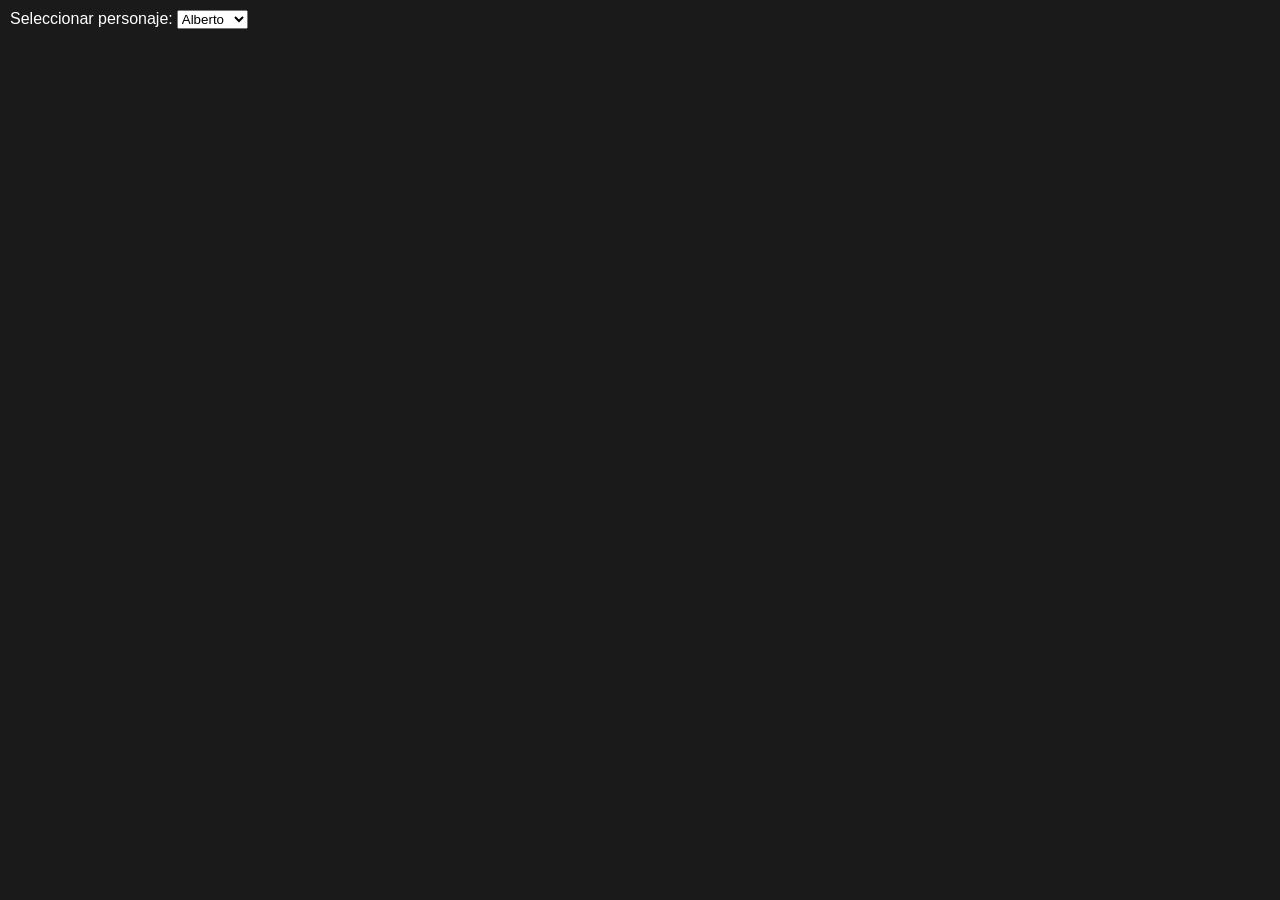
<file: walking-test-animation/index.html>
<!doctype html>
<html lang="es">
  <head>
    <meta charset="UTF-8" />
    <meta name="viewport" content="width=device-width, initial-scale=1.0" />
    <title>Sprite Sheet Tester - PixiJS</title>
    <style>
      body {
        margin: 0;
        padding: 0;
        background-color: #1a1a1a;
        display: flex;
        justify-content: center;
        align-items: center;
        height: 100vh;
        overflow: hidden;
      }
      canvas {
        box-shadow: 0 0 20px rgba(0, 0, 0, 0.5);
      }
    </style>
    <script src="https://pixijs.download/v7.4.2/pixi.js"></script>
  </head>
  <body>
    <div style="position: absolute; top: 10px; left: 10px; z-index: 100">
      <label
        for="character-select"
        style="color: white; font-family: sans-serif"
        >Seleccionar personaje:</label
      >
      <select id="character-select">
        <option value="alberto-full-cycle-31.json">Alberto</option>
        <option value="clara-full-cycle-31.json">Clara</option>
        <option value="diana-full-cycle-31.json">Diana</option>
        <option value="german-full-cycle-31.json">Germán</option>
      </select>
    </div>

    <script>
      // Configuración de velocidades y movimiento
      const VERTICAL_ANIMATION_SPEED = 1.5;
      const VERTICAL_MOVEMENT_SPEED = 1.5;
      const HORIZONTAL_ANIMATION_SPEED = 1.5;
      const HORIZONTAL_MOVEMENT_SPEED = 2.5;

      // Inicializar aplicación PixiJS
      const app = new PIXI.Application({
        width: 800,
        height: 600,
        backgroundColor: 0xf8eddd,
        resolution: window.devicePixelRatio || 1,
        autoDensity: true,
      });

      function resetKeys() {
        Object.keys(keys).forEach((key) => {
          keys[key] = false;
        });
      }

      document.body.appendChild(app.view);

      // permitir que el canvas reciba foco
      app.view.tabIndex = 0;
      app.view.style.outline = "none";

      // Reemplaza esta URL con la ruta local de tu imagen (ej. 'spritesheet.png')
      let character;
      let characterTextures = {}; // Declare characterTextures in a higher scope
      const keys = {};

      let characterPosition = {
        x: app.screen.width / 2,
        y: app.screen.height / 2,
      };

      window.addEventListener("keydown", (e) => {
        keys[e.key] = true;
      });
      window.addEventListener("keyup", (e) => {
        keys[e.key] = false;
      });

      function loadCharacter(spritesheetUrl) {
        // Clear existing character if any
        if (character) {
          characterPosition.x = character.x;
          characterPosition.y = character.y;
          app.stage.removeChild(character);
          character.destroy();
          character = null; // Prevent ticker from trying to update a destroyed sprite
        }

        PIXI.Assets.load(spritesheetUrl)
          .then((spritesheet) => {
            characterTextures = spritesheet.animations;

            // Start with the standing front animation
            character = new PIXI.AnimatedSprite(characterTextures.standing_front);
            character.anchor.set(0.5); // Center the anchor
            character.x = characterPosition.x;
            character.y = characterPosition.y;
            character.animationSpeed = VERTICAL_ANIMATION_SPEED;
            character.stop(); // Standing front by default, not playing

            character.vx = 0;
            character.vy = 0;
            character.currentDirection = "front";
            character.isWalking = false;

            app.stage.addChild(character);
          })
          .catch((err) => {
            console.error("Error cargando el spritesheet:", err);
          });
      }

      app.ticker.add((delta) => {
        if (!character) return; // Don't update if character isn't loaded yet

        let moving = false;
        character.vx = 0;
        character.vy = 0;
        let newDirection = "";

        if (keys["ArrowUp"]) {
          character.vy = -VERTICAL_MOVEMENT_SPEED;
          newDirection = "back";
          moving = true;
        }
        if (keys["ArrowDown"]) {
          character.vy = VERTICAL_MOVEMENT_SPEED;
          newDirection = "front";
          moving = true;
        }
        if (keys["ArrowLeft"]) {
          character.vx = -HORIZONTAL_MOVEMENT_SPEED;
          newDirection = "left";
          moving = true;
        }
        if (keys["ArrowRight"]) {
          character.vx = HORIZONTAL_MOVEMENT_SPEED;
          newDirection = "right";
          moving = true;
        }

        if (moving) {
          // If direction changed, or we just started walking
          if (character.currentDirection !== newDirection || !character.isWalking) {
            character.textures = characterTextures["walk_" + newDirection];
            character.animationSpeed =
              newDirection === "front" || newDirection === "back"
                ? VERTICAL_ANIMATION_SPEED
                : HORIZONTAL_ANIMATION_SPEED;
            character.play();
            character.currentDirection = newDirection;
            character.isWalking = true;
          }
        } else {
          // If we were walking and now stopped
          if (character.isWalking) {
            character.textures = characterTextures["standing_" + character.currentDirection];
            character.stop();
            character.isWalking = false;
          }
        }

        character.x += character.vx * delta;
        character.y += character.vy * delta;

        // Keep character within screen bounds
        character.x = Math.max(
          0 + character.width / 2,
          Math.min(app.screen.width - character.width / 2, character.x),
        );
        character.y = Math.max(
          0 + character.height / 2,
          Math.min(app.screen.height - character.height / 2, character.y),
        );
      });

      // Initial load and event listener for select menu
      const characterSelect = document.getElementById("character-select");
      characterSelect.addEventListener("change", (event) => {
        resetKeys();
        loadCharacter(event.target.value);
        event.target.blur();
        app.view.focus();
      });

      // Load the default character on startup
      loadCharacter(characterSelect.value);
    </script>
  </body>
</html>
</file>
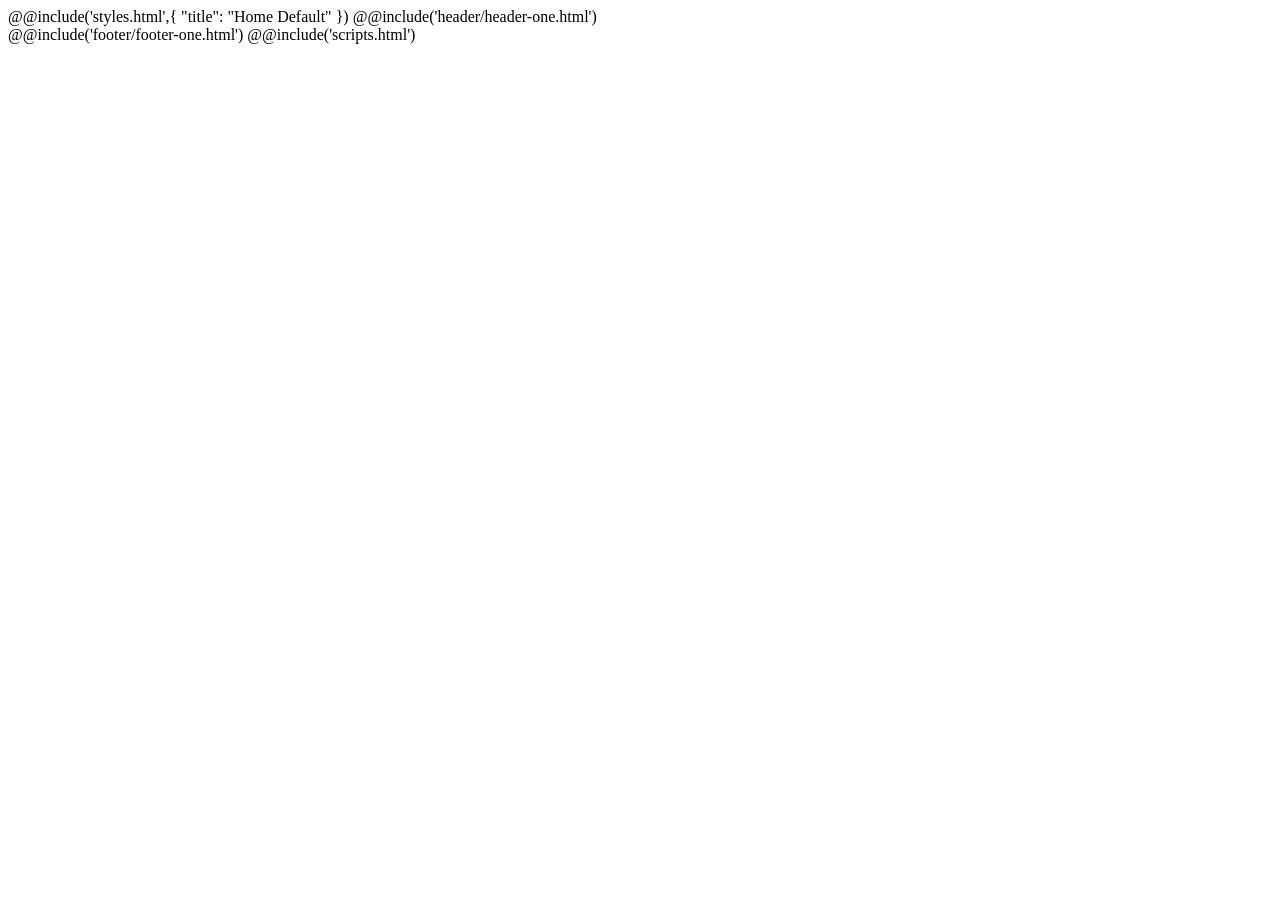
<file: assets/scss/index-developer.html>
<!DOCTYPE html>
<html lang="en">

@@include('styles.html',{
"title": "Home Default"
})

<body class="template-color-1">
    @@include('header/header-one.html')
    <main class="main-page-wrapper">

    </main>

    @@include('footer/footer-one.html')

    @@include('scripts.html')

</body>

</html>
</file>
<file: assets/css/plugins/feature.css>
@font-face{font-family:'Feather';src:url('../../fonts/Feather.ttf?sdxovp') format('truetype'),url('../../fonts/Feather.woff?sdxovp') format('woff'),url('../../fonts/Feather.svg?sdxovp#Feather') format('svg');font-weight:normal;font-style:normal}[class^="feather-"],[class*=" feather-"]{font-family:'feather' !important;speak:none;font-style:normal;font-weight:normal;font-variant:normal;text-transform:none;line-height:1;-webkit-font-smoothing:antialiased;-moz-osx-font-smoothing:grayscale}.feather-activity:before{content:"\e900"}.feather-airplay:before{content:"\e901"}.feather-alecirclert-:before{content:"\e902"}.feather-alert-octagon:before{content:"\e903"}.feather-alert-triangle:before{content:"\e904"}.feather-align-center:before{content:"\e905"}.feather-align-justify:before{content:"\e906"}.feather-align-left:before{content:"\e907"}.feather-align-right:before{content:"\e908"}.feather-anchor:before{content:"\e909"}.feather-aperture:before{content:"\e90a"}.feather-archive:before{content:"\e90b"}.feather-arrow-down:before{content:"\e90c"}.feather-arrow-down-circle:before{content:"\e90d"}.feather-arrow-down-left:before{content:"\e90e"}.feather-arrow-down-right:before{content:"\e90f"}.feather-arrow-left:before{content:"\e910"}.feather-arrow-left-circle:before{content:"\e911"}.feather-arrow-right:before{content:"\e912"}.feather-arrow-right-circle:before{content:"\e913"}.feather-arrow-up:before{content:"\e914"}.feather-arrow-up-circle:before{content:"\e915"}.feather-arrow-up-left:before{content:"\e916"}.feather-arrow-up-right:before{content:"\e917"}.feather-at-sign:before{content:"\e918"}.feather-award:before{content:"\e919"}.feather-bar-chart:before{content:"\e91a"}.feather-bar-chart-2:before{content:"\e91b"}.feather-battery:before{content:"\e91c"}.feather-battery-charging:before{content:"\e91d"}.feather-bell:before{content:"\e91e"}.feather-bell-off:before{content:"\e91f"}.feather-bluetooth:before{content:"\e920"}.feather-bold:before{content:"\e921"}.feather-book:before{content:"\e922"}.feather-book-open:before{content:"\e923"}.feather-bookmark:before{content:"\e924"}.feather-box:before{content:"\e925"}.feather-briefcase:before{content:"\e926"}.feather-calendar:before{content:"\e927"}.feather-camera:before{content:"\e928"}.feather-camera-off:before{content:"\e929"}.feather-cast:before{content:"\e92a"}.feather-check:before{content:"\e92b"}.feather-check-circle:before{content:"\e92c"}.feather-check-square:before{content:"\e92d"}.feather-chevron-down:before{content:"\e92e"}.feather-chevron-left:before{content:"\e92f"}.feather-chevron-right:before{content:"\e930"}.feather-chevron-up:before{content:"\e931"}.feather-chevrons-down:before{content:"\e932"}.feather-chevrons-left:before{content:"\e933"}.feather-chevrons-right:before{content:"\e934"}.feather-chevrons-up:before{content:"\e935"}.feather-chrome:before{content:"\e936"}.feather-circle:before{content:"\e937"}.feather-clipboard:before{content:"\e938"}.feather-clock:before{content:"\e939"}.feather-cloud:before{content:"\e93a"}.feather-cloud-drizzle:before{content:"\e93b"}.feather-cloud-lightning:before{content:"\e93c"}.feather-cloud-off:before{content:"\e93d"}.feather-cloud-rain:before{content:"\e93e"}.feather-cloud-snow:before{content:"\e93f"}.feather-code:before{content:"\e940"}.feather-codepen:before{content:"\e941"}.feather-command:before{content:"\e942"}.feather-compass:before{content:"\e943"}.feather-copy:before{content:"\e944"}.feather-corner-down-left:before{content:"\e945"}.feather-corner-down-right:before{content:"\e946"}.feather-corner-left-down:before{content:"\e947"}.feather-corner-left-up:before{content:"\e948"}.feather-corner-right-down:before{content:"\e949"}.feather-corner-right-up:before{content:"\e94a"}.feather-corner-up-left:before{content:"\e94b"}.feather-corner-up-right:before{content:"\e94c"}.feather-cpu:before{content:"\e94d"}.feather-credit-card:before{content:"\e94e"}.feather-crop:before{content:"\e94f"}.feather-crosshair:before{content:"\e950"}.feather-database:before{content:"\e951"}.feather-delete:before{content:"\e952"}.feather-disc:before{content:"\e953"}.feather-dollar-sign:before{content:"\e954"}.feather-download:before{content:"\e955"}.feather-download-cloud:before{content:"\e956"}.feather-droplet:before{content:"\e957"}.feather-edit:before{content:"\e958"}.feather-edit-2:before{content:"\e959"}.feather-edit-3:before{content:"\e95a"}.feather-external-link:before{content:"\e95b"}.feather-eye:before{content:"\e95c"}.feather-eye-off:before{content:"\e95d"}.feather-facebook:before{content:"\e95e"}.feather-fast-forward:before{content:"\e95f"}.feather-feather:before{content:"\e960"}.feather-file:before{content:"\e961"}.feather-file-minus:before{content:"\e962"}.feather-file-plus:before{content:"\e963"}.feather-file-text:before{content:"\e964"}.feather-film:before{content:"\e965"}.feather-filter:before{content:"\e966"}.feather-flag:before{content:"\e967"}.feather-folder:before{content:"\e968"}.feather-folder-minus:before{content:"\e969"}.feather-folder-plus:before{content:"\e96a"}.feather-gift:before{content:"\e96b"}.feather-git-branch:before{content:"\e96c"}.feather-git-commit:before{content:"\e96d"}.feather-git-merge:before{content:"\e96e"}.feather-git-pull-request:before{content:"\e96f"}.feather-github:before{content:"\e970"}.feather-gitlab:before{content:"\e971"}.feather-globe:before{content:"\e972"}.feather-grid:before{content:"\e973"}.feather-hard-drive:before{content:"\e974"}.feather-hash:before{content:"\e975"}.feather-headphones:before{content:"\e976"}.feather-heart:before{content:"\e977"}.feather-help-circle:before{content:"\e978"}.feather-home:before{content:"\e979"}.feather-image:before{content:"\e97a"}.feather-inbox:before{content:"\e97b"}.feather-info:before{content:"\e97c"}.feather-instagram:before{content:"\e97d"}.feather-italic:before{content:"\e97e"}.feather-layers:before{content:"\e97f"}.feather-layout:before{content:"\e980"}.feather-life-buoy:before{content:"\e981"}.feather-link:before{content:"\e982"}.feather-link-2:before{content:"\e983"}.feather-linkedin:before{content:"\e984"}.feather-list:before{content:"\e985"}.feather-loader:before{content:"\e986"}.feather-lock:before{content:"\e987"}.feather-log-in:before{content:"\e988"}.feather-log-out:before{content:"\e989"}.feather-mail:before{content:"\e98a"}.feather-map:before{content:"\e98b"}.feather-map-pin:before{content:"\e98c"}.feather-maximize:before{content:"\e98d"}.feather-maximize-2:before{content:"\e98e"}.feather-menu:before{content:"\e98f"}.feather-message-circle:before{content:"\e990"}.feather-message-square:before{content:"\e991"}.feather-mic:before{content:"\e992"}.feather-mic-off:before{content:"\e993"}.feather-minimize:before{content:"\e994"}.feather-minimize-2:before{content:"\e995"}.feather-minus:before{content:"\e996"}.feather-minus-circle:before{content:"\e997"}.feather-minus-square:before{content:"\e998"}.feather-monitor:before{content:"\e999"}.feather-moon:before{content:"\e99a"}.feather-more-horizontal:before{content:"\e99b"}.feather-more-vertical:before{content:"\e99c"}.feather-move:before{content:"\e99d"}.feather-music:before{content:"\e99e"}.feather-navigation:before{content:"\e99f"}.feather-navigation-2:before{content:"\e9a0"}.feather-octagon:before{content:"\e9a1"}.feather-package:before{content:"\e9a2"}.feather-paperclip:before{content:"\e9a3"}.feather-pause:before{content:"\e9a4"}.feather-pause-circle:before{content:"\e9a5"}.feather-percent:before{content:"\e9a6"}.feather-phone:before{content:"\e9a7"}.feather-phone-call:before{content:"\e9a8"}.feather-phone-forwarded:before{content:"\e9a9"}.feather-phone-incoming:before{content:"\e9aa"}.feather-phone-missed:before{content:"\e9ab"}.feather-phone-off:before{content:"\e9ac"}.feather-phone-outgoing:before{content:"\e9ad"}.feather-pie-chart:before{content:"\e9ae"}.feather-play:before{content:"\e9af"}.feather-play-circle:before{content:"\e9b0"}.feather-plus:before{content:"\e9b1"}.feather-plus-circle:before{content:"\e9b2"}.feather-plus-square:before{content:"\e9b3"}.feather-pocket:before{content:"\e9b4"}.feather-power:before{content:"\e9b5"}.feather-printer:before{content:"\e9b6"}.feather-radio:before{content:"\e9b7"}.feather-refresh-ccw:before{content:"\e9b8"}.feather-refresh-cw:before{content:"\e9b9"}.feather-repeat:before{content:"\e9ba"}.feather-rewind:before{content:"\e9bb"}.feather-rotate-ccw:before{content:"\e9bc"}.feather-rotate-cw:before{content:"\e9bd"}.feather-rss:before{content:"\e9be"}.feather-save:before{content:"\e9bf"}.feather-scissors:before{content:"\e9c0"}.feather-search:before{content:"\e9c1"}.feather-send:before{content:"\e9c2"}.feather-server:before{content:"\e9c3"}.feather-settings:before{content:"\e9c4"}.feather-share:before{content:"\e9c5"}.feather-share-2:before{content:"\e9c6"}.feather-shield:before{content:"\e9c7"}.feather-shield-off:before{content:"\e9c8"}.feather-shopping-bag:before{content:"\e9c9"}.feather-shopping-cart:before{content:"\e9ca"}.feather-shuffle:before{content:"\e9cb"}.feather-sidebar:before{content:"\e9cc"}.feather-skip-back:before{content:"\e9cd"}.feather-skip-forward:before{content:"\e9ce"}.feather-slack:before{content:"\e9cf"}.feather-slash:before{content:"\e9d0"}.feather-sliders:before{content:"\e9d1"}.feather-smartphone:before{content:"\e9d2"}.feather-speaker:before{content:"\e9d3"}.feather-square:before{content:"\e9d4"}.feather-star:before{content:"\e9d5"}.feather-stop-circle:before{content:"\e9d6"}.feather-sun:before{content:"\e9d7"}.feather-sunrise:before{content:"\e9d8"}.feather-sunset:before{content:"\e9d9"}.feather-tablet:before{content:"\e9da"}.feather-tag:before{content:"\e9db"}.feather-target:before{content:"\e9dc"}.feather-terminal:before{content:"\e9dd"}.feather-thermometer:before{content:"\e9de"}.feather-thumbs-down:before{content:"\e9df"}.feather-thumbs-up:before{content:"\e9e0"}.feather-toggle-left:before{content:"\e9e1"}.feather-toggle-right:before{content:"\e9e2"}.feather-trash:before{content:"\e9e3"}.feather-trash-2:before{content:"\e9e4"}.feather-trending-down:before{content:"\e9e5"}.feather-trending-up:before{content:"\e9e6"}.feather-triangle:before{content:"\e9e7"}.feather-truck:before{content:"\e9e8"}.feather-tv:before{content:"\e9e9"}.feather-twitter:before{content:"\e9ea"}.feather-type:before{content:"\e9eb"}.feather-umbrella:before{content:"\e9ec"}.feather-underline:before{content:"\e9ed"}.feather-unlock:before{content:"\e9ee"}.feather-upload:before{content:"\e9ef"}.feather-upload-cloud:before{content:"\e9f0"}.feather-user:before{content:"\e9f1"}.feather-user-check:before{content:"\e9f2"}.feather-user-minus:before{content:"\e9f3"}.feather-user-plus:before{content:"\e9f4"}.feather-user-x:before{content:"\e9f5"}.feather-users:before{content:"\e9f6"}.feather-video:before{content:"\e9f7"}.feather-video-off:before{content:"\e9f8"}.feather-voicemail:before{content:"\e9f9"}.feather-volume:before{content:"\e9fa"}.feather-volume-1:before{content:"\e9fb"}.feather-volume-2:before{content:"\e9fc"}.feather-volume-x:before{content:"\e9fd"}.feather-watch:before{content:"\e9fe"}.feather-wifi:before{content:"\e9ff"}.feather-wifi-off:before{content:"\ea00"}.feather-wind:before{content:"\ea01"}.feather-x:before{content:"\ea02"}.feather-x-circle:before{content:"\ea03"}.feather-x-square:before{content:"\ea04"}.feather-youtube:before{content:"\ea05"}.feather-zap:before{content:"\ea06"}.feather-zap-off:before{content:"\ea07"}.feather-zoom-in:before{content:"\ea08"}.feather-zoom-out:before{content:"\ea09"}
</file>
